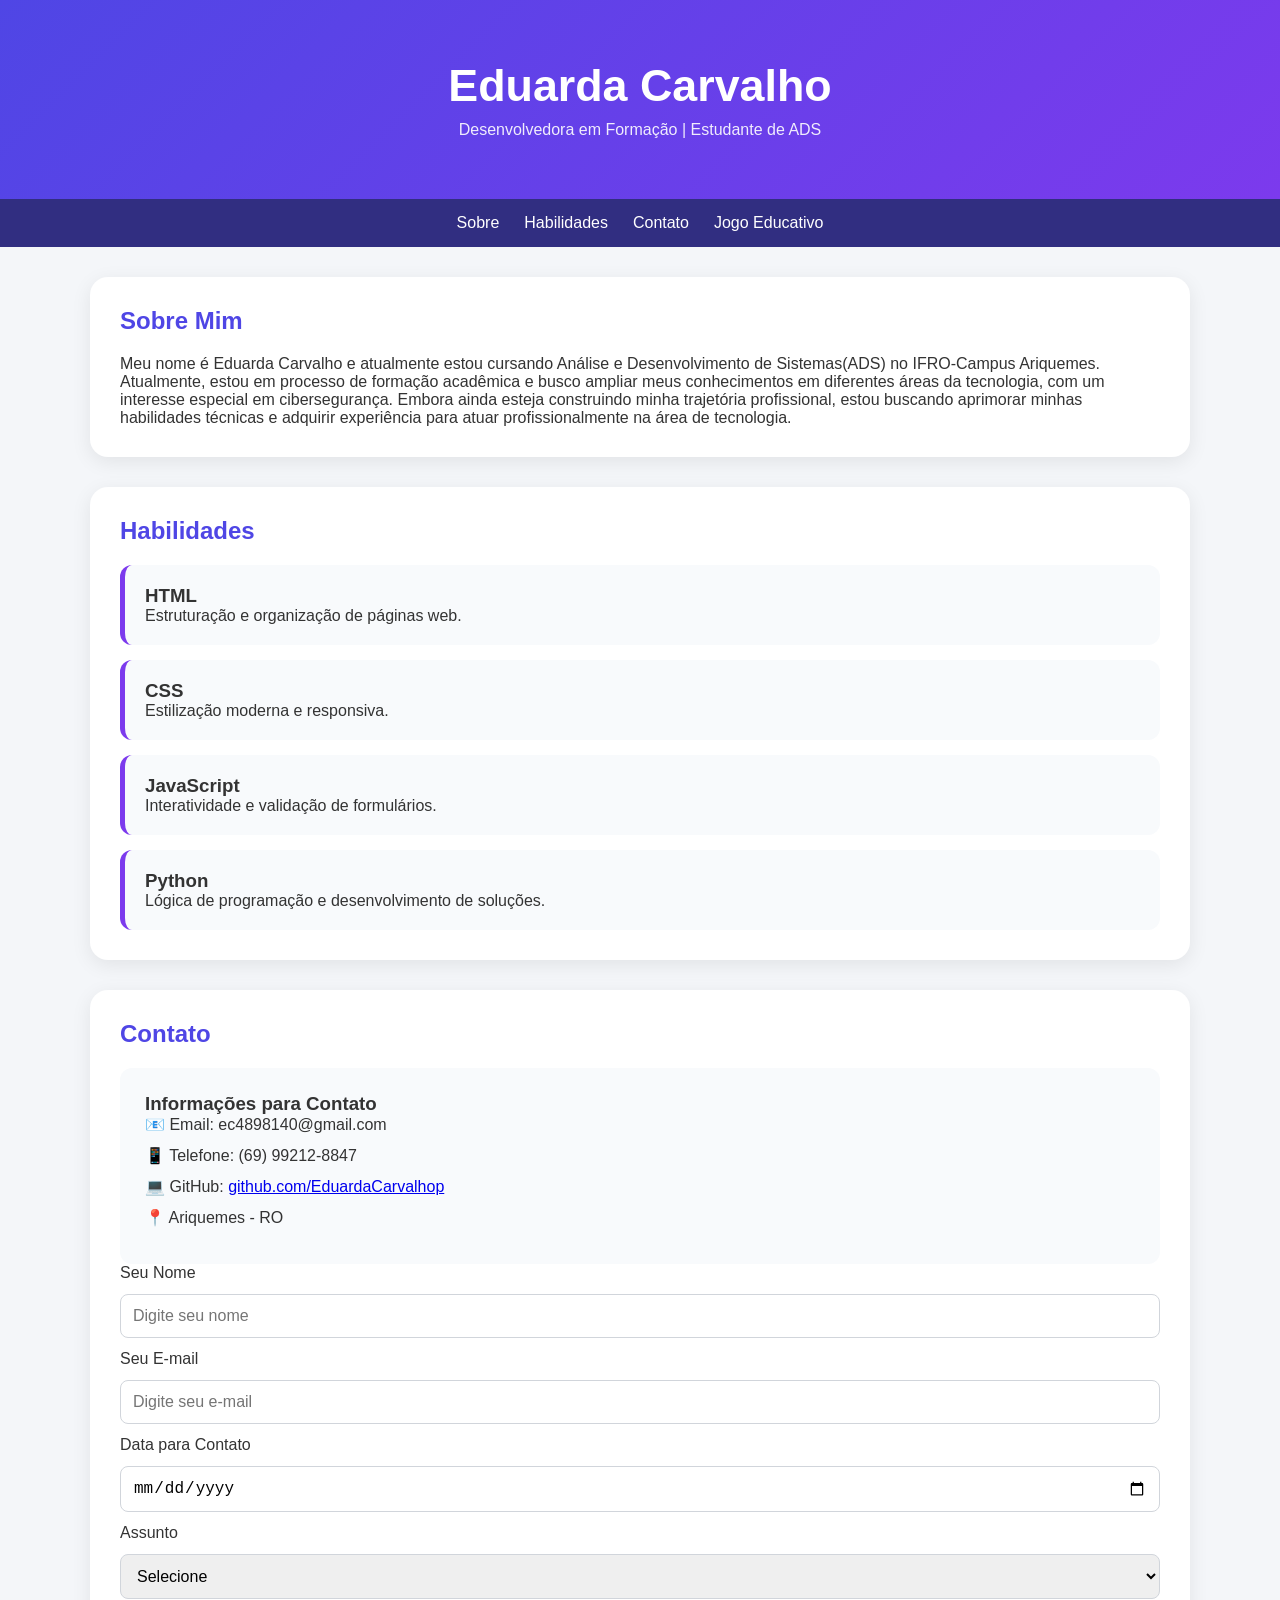
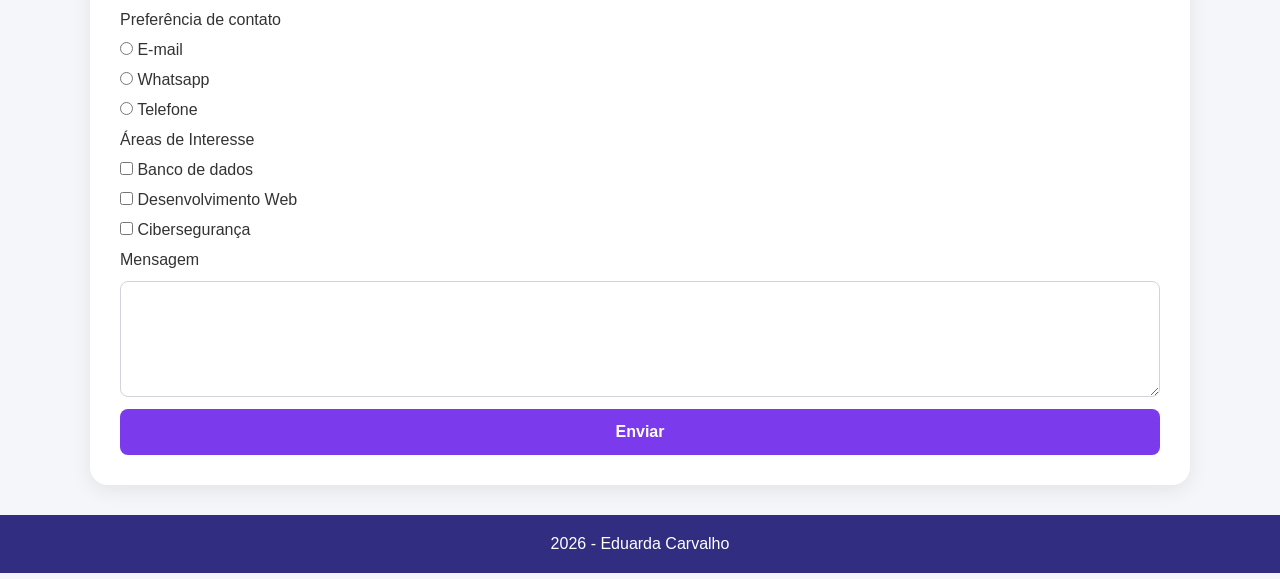
<file: index.html>
<!DOCTYPE html>
<html lang="pt-BR">
<head>
<meta charset="UTF-8">
<meta name="viewport" content="width=device-width, initial-scale=1.0">
<title>Meu portifólio</title>

<link rel="stylesheet" href="meu estilo/estilo.css">
</head>

    <body>

        <header>
            <h1>Eduarda Carvalho</h1>

            <p>Desenvolvedora em Formação | Estudante de ADS</p>
        </header>

        <nav>
            <a href="#sobre">Sobre</a>
            <a href="#habilidades">Habilidades</a>
            <a href="#contato">Contato</a>
            <a href="App educativo/app.html">Jogo Educativo</a>
        </nav>

        <section id="sobre">
            <h2>Sobre Mim</h2>

            <p>
                Meu nome é Eduarda Carvalho e atualmente estou cursando 
                Análise e Desenvolvimento de Sistemas(ADS) no IFRO-Campus Ariquemes.
                Atualmente, estou em processo de formação acadêmica e 
                busco ampliar meus conhecimentos em diferentes áreas da tecnologia, 
                com um interesse especial em cibersegurança. Embora ainda esteja construindo minha trajetória profissional, 
                estou buscando aprimorar minhas habilidades técnicas e 
                adquirir experiência para atuar profissionalmente na área de tecnologia.
            </p>
        </section>

        <section id="habilidades">
            <h2>Habilidades</h2>

            <div class="habilidades"> 

                <div class="card"> 
                    <h3>HTML</h3> 
                    <p>Estruturação e organização de páginas web.</p>
                </div>

                <div class="card"> 
                        <h3>CSS</h3> 
                        <p>Estilização moderna e responsiva.</p> 
                </div> 
                
                <div class="card"> 
                    <h3>JavaScript</h3> 
                    <p>Interatividade e validação de formulários.</p> 
                </div> 

                <div class="card"> 
                    <h3>Python</h3> 
                    <p>Lógica de programação e desenvolvimento de soluções.</p> 
                </div>
            </div>
        </section>

        <section id="contato">
            <h2>Contato</h2>

            <div class="contato">
                <div class="informacoes-contato">
                    <h3>Informações para Contato</h3>
                    <p>📧 Email: ec4898140@gmail.com</p>
                    <p>📱 Telefone: (69) 99212-8847</p>
                    <p>💻 GitHub: <a href="https://github.com/EduardaCarvalhop" target="_blank">github.com/EduardaCarvalhop</a></p>
                    <p>📍 Ariquemes - RO</p>
                </div> 
                
                <form id="formulario"> 
                        
                    <label for="nome">Seu Nome</label>
                    <input type="text" id="nome" placeholder="Digite seu nome" required minlength="3">

                    <label for="email">Seu E-mail</label>
                    <input type="email" id="email" placeholder="Digite seu e-mail" required>

                    <label for="data">Data para Contato</label>
                    <input type="date" id="data" required>

                    <label for="assunto">Assunto</label>

                    <select id="assunto" required>
                        <option value="">Selecione</option> 
                        <option>Projetos</option>
                        <option>Sugestão</option>
                        <option>Parceria</option>
                    </select>

                    <p>Preferência de contato</p>

                    <label>
                        <input type="radio" name="origem" required>
                        E-mail
                    </label>

                    <label>
                        <input type="radio" name="origem">
                        Whatsapp
                    </label>

                    <label>
                        <input type="radio" name="origem">
                        Telefone
                    </label>

                    <p>Áreas de Interesse</p>

                    <label>
                        <input type="checkbox">
                        Banco de dados
                    </label>

                    <label>
                        <input type="checkbox">
                        Desenvolvimento Web
                    </label>

                    <label>
                        <input type="checkbox">
                        Cibersegurança
                    </label>

                    <label for="mensagem">Mensagem</label>

                    <textarea
                        id="mensagem"
                        rows="5"
                        placeholder="Digite sua mensagem"
                        required>
                    </textarea>

                    <button type="submit">Enviar</button>

                </form>
            </div>    
        </section>

        <footer>
            <p>2026 - Eduarda Carvalho</p>
        </footer>

        <script src="JS/script.js"></script>

    </body>
</html>
</file>
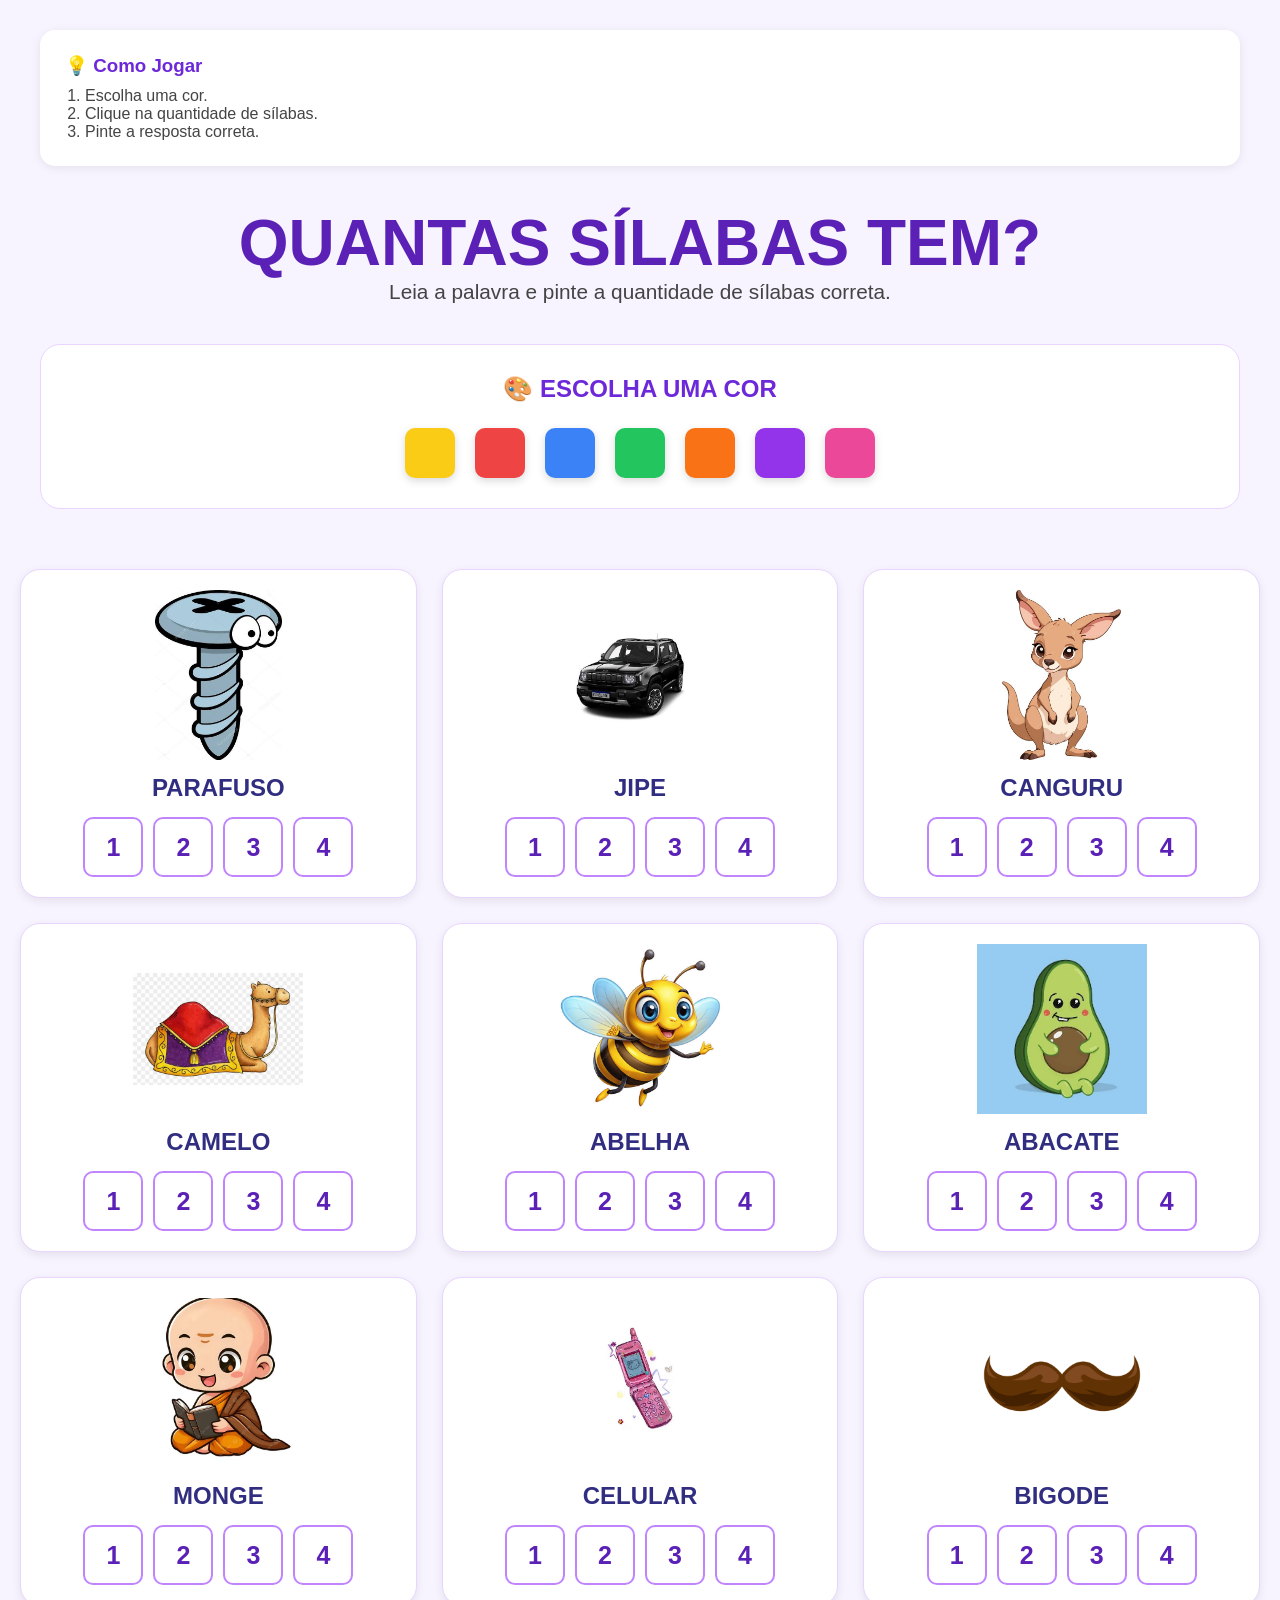
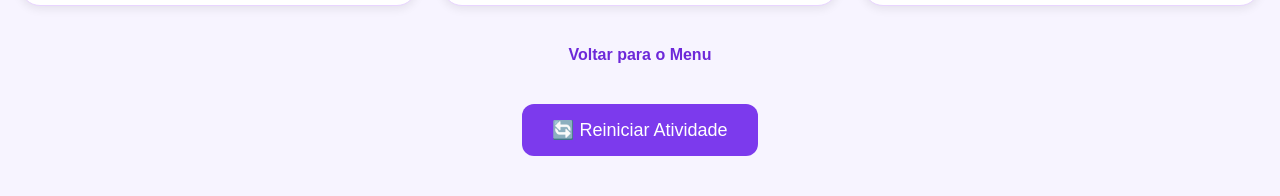
<file: App educativo/app.html>
<!DOCTYPE html>
<html lang="pt-BR">
    <head>
        <meta charset="UTF-8">
        <meta name="viewport" content="width=device-width, initial-scale=1.0">
        <title>Jogo Educativo</title>
        <link rel="stylesheet" href="estilo/app.css">
    </head>
    <body>
        <section>
            <div class="como-jogar">
                <h3>💡 Como Jogar</h3>

                <ol>
                    <li>Escolha uma cor.</li>
                    <li>Clique na quantidade de sílabas.</li>
                    <li>Pinte a resposta correta.</li>
                </ol>
            </div>
        </section>

        <section class="titulo">

            <h2>QUANTAS SÍLABAS TEM?</h2>

            <p> Leia a palavra e pinte a quantidade de sílabas correta.</p>

        </section>


        <section class="area-paleta">

            <h2>🎨 ESCOLHA UMA COR</h2>

            <div class="paleta">

                <button class="cor" data-cor="#facc15" style="background:#facc15"></button>

                <button class="cor" data-cor="#ef4444" style="background:#ef4444"></button>

                <button class="cor" data-cor="#3b82f6" style="background:#3b82f6"></button>

                <button class="cor" data-cor="#22c55e" style="background:#22c55e"></button>

                <button class="cor" data-cor="#f97316" style="background:#f97316"></button>

                <button class="cor" data-cor="#9333ea" style="background:#9333ea"></button>

                <button class="cor" data-cor="#ec4899" style="background:#ec4899"></button>

            </div>

        </section>
        <div class="container">

            <div class="card">
                <img src="img/parafuso.jpg" alt="Parafuso">
                <h2>PARAFUSO</h2>

                <div class="opcoes">
                    <button onclick="verificar(this,1,4)">1</button>
                    <button onclick="verificar(this,2,4)">2</button>
                    <button onclick="verificar(this,3,4)">3</button>
                    <button onclick="verificar(this,4,4)">4</button>
                </div>
            </div>

            <div class="card">
                <img src="img/jeep.jpg" alt="jipe">
                <h2>JIPE</h2>

                <div class="opcoes">
                    <button onclick="verificar(this,1,2)">1</button>
                    <button onclick="verificar(this,2,2)">2</button>
                    <button onclick="verificar(this,3,2)">3</button>
                    <button onclick="verificar(this,4,2)">4</button>
                </div>
            </div>

            <div class="card">
                <img src="img/canguru.jpg" alt="canguru">
                <h2>CANGURU</h2>

                <div class="opcoes">
                    <button onclick="verificar(this,1,3)">1</button>
                    <button onclick="verificar(this,2,3)">2</button>
                    <button onclick="verificar(this,3,3)">3</button>
                    <button onclick="verificar(this,4,3)">4</button>
                </div>
            </div>

            <div class="card">
                <img src="img/camelo.jpg" alt="camelo">
                <h2>CAMELO</h2>

                <div class="opcoes">
                    <button onclick="verificar(this,1,3)">1</button>
                    <button onclick="verificar(this,2,3)">2</button>
                    <button onclick="verificar(this,3,3)">3</button>
                    <button onclick="verificar(this,4,3)">4</button>
                </div>
            </div>

            <div class="card">
                <img src="img/abelha.jpg" alt="abelha">
                <h2>ABELHA</h2>

                <div class="opcoes">
                    <button onclick="verificar(this,1,3)">1</button>
                    <button onclick="verificar(this,2,3)">2</button>
                    <button onclick="verificar(this,3,3)">3</button>
                    <button onclick="verificar(this,4,3)">4</button>
                </div>
            </div>

            <div class="card">
                <img src="img/abacate.jpg" alt="abacate">
                <h2>ABACATE</h2>

                <div class="opcoes">
                    <button onclick="verificar(this,1,4)">1</button>
                    <button onclick="verificar(this,2,4)">2</button>
                    <button onclick="verificar(this,3,4)">3</button>
                    <button onclick="verificar(this,4,4)">4</button>
                </div>
            </div>

            <div class="card">
                <img src="img/monge.jpg" alt="monge">
                <h2>MONGE</h2>

                <div class="opcoes">
                    <button onclick="verificar(this,1,2)">1</button>
                    <button onclick="verificar(this,2,2)">2</button>
                    <button onclick="verificar(this,3,2)">3</button>
                    <button onclick="verificar(this,4,2)">4</button>
                </div>
            </div>

            <div class="card">
                <img src="img/celular.jpg" alt="celular">
                <h2>CELULAR</h2>

                <div class="opcoes">
                    <button onclick="verificar(this,1,3)">1</button>
                    <button onclick="verificar(this,2,3)">2</button>
                    <button onclick="verificar(this,3,3)">3</button>
                    <button onclick="verificar(this,4,3)">4</button>
                </div>
            </div>

            <div class="card">
                <img src="img/bigode.png" alt="bigode">
                <h2>BIGODE</h2>

                <div class="opcoes">
                    <button onclick="verificar(this,1,3)">1</button>
                    <button onclick="verificar(this,2,3)">2</button>
                    <button onclick="verificar(this,3,3)">3</button>
                    <button onclick="verificar(this,4,3)">4</button>
                </div>
            </div>

        </div>

        <a href="../index.html" class="voltar">
        Voltar para o Menu
        </a>

        
        <section class="acoes">

            <button id="reiniciar">
                🔄 Reiniciar Atividade
            </button>

        </section>
        
        <div id="mensagem"></div>

        <script src="script/app.js"></script>

    </body>
</html>
</file>
<file: meu estilo/estilo.css>
*{
margin:0;
padding:0;
box-sizing:border-box;
}

body{
font-family:'Segoe UI',sans-serif;
background:#f4f6f9;
color:#333;
}

header{
background:linear-gradient(135deg,#4f46e5,#7c3aed);
color:white;
text-align:center;
padding:60px 20px;
}

header h1{
font-size:2.8rem;
margin-bottom:10px;
}

header p{
opacity:.9;
}

nav{
background:#312e81;
display:flex;
justify-content:center;
gap:25px;
padding:15px;
}

nav a{
color:white;
text-decoration:none;
font-weight:500;
}

nav a:hover{
opacity:.8;
}

section{
max-width:1100px;
margin:30px auto;
padding:30px;
background:white;
border-radius:18px;
box-shadow:0 5px 20px rgba(0,0,0,.08);
}

h2{
color:#4f46e5;
margin-bottom:20px;
}

.habilidades{
    display:flex;
    flex-direction:column;
    gap:15px;
}

.card{
    background:#f8fafc;
    padding:20px;
    border-left:5px solid #7c3aed;
    border-radius:12px;
}

.card:hover{
transform:translateY(-5px);
}

.informacoes-contato{
background:#f8fafc;
padding:25px;
border-radius:12px;
}

.informacoes-contato p{
margin-bottom:12px;
}

form{
display:flex;
flex-direction:column;
gap:12px;
}

input, select, textarea{
padding:12px;
border:1px solid #d1d5db;
border-radius:8px;
font-size:1rem;
}

input:focus, select:focus, textarea:focus{
outline:none;
border-color:#7c3aed;
}

button{
background:#7c3aed;
color:white;
border:none;
padding:14px;
border-radius:8px;
cursor:pointer;
font-size:1rem;
font-weight:bold;
transition:.3s;
}

button:hover{
transform: scale(1.03);
}

footer{
background:#312e81;
color:white;
text-align:center;
padding:20px;
margin-top:30px;
}

@media(max-width:768px){

nav{
    flex-direction:column;
    align-items:center;
}


header h1{
    font-size:2rem;
}

}

@media(min-width:769px) and (max-width:1024px){
.contato{
    grid-template-columns:1fr;
}
}
</file>
<file: App educativo/estilo/app.css>
*{
    margin:0;
    padding:0;
    box-sizing:border-box;
}

body{
    font-family:Arial, sans-serif;
    background:#f7f4ff;
}

header{
    background:linear-gradient(90deg,#5b21b6,#7c3aed);
    color:white;
    padding:20px;
    text-align:center;
}

header h1{
    font-size:2rem;
}

.como-jogar{
    max-width:1200px;
    margin:30px auto;
    background:white;
    border-radius:15px;
    padding:25px;
    box-shadow:0 2px 10px rgba(0,0,0,.08);
}

.como-jogar h3{
    color:#6d28d9;
    margin-bottom:10px;
}

.como-jogar ol{
    margin-left:20px;
    color:#444;
}

.titulo{
    text-align:center;
    margin:40px 0;
}

.titulo h2{
    font-size:4rem;
    color:#5b21b6;
    font-weight:bold;
}

.titulo p{
    font-size:1.3rem;
    color:#444;
}

.container{
    max-width:1300px;
    margin:auto;
    display:grid;
    grid-template-columns:repeat(3,1fr);
    gap:25px;
    padding:20px;
}

.card{
    background:white;
    border-radius:20px;
    padding:20px;
    text-align:center;
    border:1px solid #e9d5ff;
    box-shadow:0 3px 10px rgba(0,0,0,.08);
}

.card img{
    width:170px;
    height:170px;
    object-fit:contain;
}

.card h2{
    margin-top:10px;
    color:#312e81;
}

.opcoes{
    margin-top:15px;
    display:flex;
    justify-content:center;
    gap:10px;
}

.opcoes button{
    width:60px;
    height:60px;
    border:2px solid #c084fc;
    border-radius:10px;
    background:white;
    font-size:25px;
    font-weight:bold;
    color:#5b21b6;
    cursor:pointer;
}

.opcoes button:hover{
    background:#f3e8ff;
}

.area-paleta{
    max-width:1200px;
    margin:40px auto;
    background:white;
    border-radius:20px;
    padding:30px;
    border:1px solid #e9d5ff;
}

.area-paleta h2{
    text-align:center;
    color:#6d28d9;
    margin-bottom:25px;
}

.paleta{
    display:flex;
    justify-content:center;
    gap:20px;
    flex-wrap:wrap;
}

.cor{
    width:50px;
    height:50px;
    border:none;
    border-radius:10px;
    cursor:pointer;
    box-shadow:0 3px 8px rgba(0,0,0,.15);
}

.acoes{
    text-align:center;
    margin:40px 0;
}

#reiniciar{
    background:#7c3aed;
    color:white;
    border:none;
    padding:15px 30px;
    border-radius:12px;
    font-size:18px;
    cursor:pointer;
}

#reiniciar:hover{
    background:#6d28d9;
}

.voltar{
    display:block;
    text-align:center;
    margin-top:20px;
    color:#6d28d9;
    text-decoration:none;
    font-weight:bold;
}

footer{
    margin-top:40px;
    background:linear-gradient(90deg,#5b21b6,#7c3aed);
    color:white;
    text-align:center;
    padding:20px;
}

@media(max-width:900px){

    .container{
        grid-template-columns:repeat(2,1fr);
    }

    .titulo h2{
        font-size:3rem;
    }
}

@media(max-width:600px){

    .container{
        grid-template-columns:1fr;
    }

    .titulo h2{
        font-size:2.2rem;
    }
}

#mensagem{
    position:fixed;
    top:20px;
    left:50%;
    transform:translateX(-50%);
    padding:15px 25px;
    border-radius:12px;
    color:white;
    font-size:20px;
    font-weight:bold;
    opacity:0;
    transition:0.3s;
    z-index:999;
}

.acerto{
    background:#22c55e;
}

.erro{
    background:#ef4444;
}
</file>
